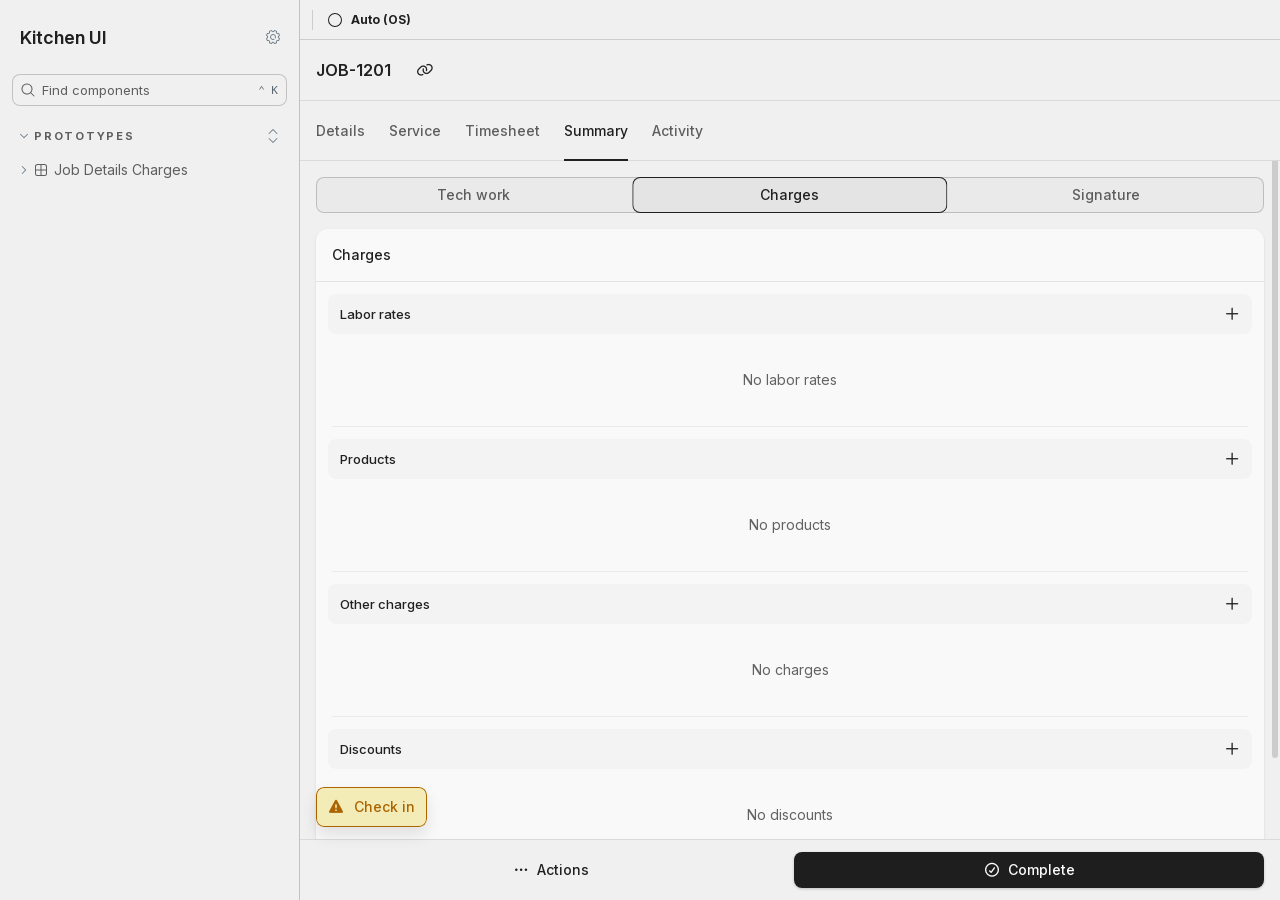
<file: job-details-charges/index.html>
<!DOCTYPE html>
<html lang="en">
  <head>
    <meta charset="utf-8" />

    <title>@storybook/core - Storybook</title>
    <meta name="viewport" content="width=device-width, initial-scale=1, maximum-scale=1" />

    
    <link rel="icon" type="image/svg+xml" href="./favicon.svg" />
    
    <style>
      @font-face {
        font-family: 'Nunito Sans';
        font-style: normal;
        font-weight: 400;
        font-display: swap;
        src: url('./sb-common-assets/nunito-sans-regular.woff2') format('woff2');
      }

      @font-face {
        font-family: 'Nunito Sans';
        font-style: italic;
        font-weight: 400;
        font-display: swap;
        src: url('./sb-common-assets/nunito-sans-italic.woff2') format('woff2');
      }

      @font-face {
        font-family: 'Nunito Sans';
        font-style: normal;
        font-weight: 700;
        font-display: swap;
        src: url('./sb-common-assets/nunito-sans-bold.woff2') format('woff2');
      }

      @font-face {
        font-family: 'Nunito Sans';
        font-style: italic;
        font-weight: 700;
        font-display: swap;
        src: url('./sb-common-assets/nunito-sans-bold-italic.woff2') format('woff2');
      }
    </style>

    <link href="./sb-manager/runtime.js" rel="modulepreload" />

    
    <link href="./sb-addons/storybook-core-core-server-presets-0/common-manager-bundle.js" rel="modulepreload" />
    
    <link href="./sb-addons/essentials-controls-1/manager-bundle.js" rel="modulepreload" />
    
    <link href="./sb-addons/essentials-actions-2/manager-bundle.js" rel="modulepreload" />
    
    <link href="./sb-addons/essentials-backgrounds-3/manager-bundle.js" rel="modulepreload" />
    
    <link href="./sb-addons/essentials-viewport-4/manager-bundle.js" rel="modulepreload" />
    
    <link href="./sb-addons/essentials-toolbars-5/manager-bundle.js" rel="modulepreload" />
    
    <link href="./sb-addons/essentials-measure-6/manager-bundle.js" rel="modulepreload" />
    
    <link href="./sb-addons/essentials-outline-7/manager-bundle.js" rel="modulepreload" />
    
    <link href="./sb-addons/docs-8/manager-bundle.js" rel="modulepreload" />
    
    <link href="./sb-addons/pseudo-states-9/manager-bundle.js" rel="modulepreload" />
    
    <link href="./sb-addons/storybook-10/manager-bundle.js" rel="modulepreload" />
      <!-- Manager-only additions: Inter for the outer UI + NavSidebar-look rows for
     the story tree. The manager cannot use the DS tokens (separate app), so
     the palettes are declared here as custom properties — light by default,
     dark under html[data-kitchen-theme="dark"], which manager.js sets while
     following the preview's theme toolbar (auto follows the OS). Each value
     is commented with the token it mirrors. Row geometry comes from
     NavSidebarItem.module.scss: 32px rows, radius 6, Medium 14/20,
     subtle → strong on hover, gray-a3/a4 fills. -->
<style>
  @font-face {
    font-family: "InterVariable";
    /* Relative (no leading slash) so the sidebar font resolves under a subpath
       too — GitHub Pages serves the build at /<repo>/. */
    src: url("fonts/InterVariable.woff2") format("woff2");
    font-weight: 100 900;
    font-display: swap;
  }

  :root {
    --kui-text-subtle: #0000009b; /* gray-a11 */
    --kui-text-strong: #202020; /* gray-12 */
    --kui-fill-hover: #0000000f; /* gray-a3 */
    --kui-fill-press: #00000017; /* gray-a4 */
    --kui-heading: #0000007c; /* gray-a10 */
    /* IconButton subtle (surface-interactive-* + shadow tokens) */
    --kui-btn-bg: #ffffff; /* surface-interactive-default = pure-white */
    --kui-btn-bg-hover: #e8e8e8; /* surface-interactive-hover = gray-4 */
    --kui-btn-bg-press: #e0e0e0; /* surface-interactive-press = gray-5 */
    --kui-btn-fg: #202020; /* gray-12 */
    --kui-btn-shadow: 0 1px 3px 0 rgba(0, 0, 0, 0.1); /* black-a2 */
    --kui-border: #00000031; /* gray-a7 */
  }
  html[data-kitchen-theme="dark"] {
    --kui-text-subtle: #ffffffaf; /* gray-a11 (dark) */
    --kui-text-strong: #eeeeee; /* gray-12 (dark) */
    --kui-fill-hover: #ffffff12; /* gray-a3 (dark) */
    --kui-fill-press: #ffffff1b; /* gray-a4 (dark) */
    --kui-heading: #ffffff72; /* gray-a10 (dark) */
    --kui-btn-bg: #484848; /* surface-interactive-default = gray-7 (dark) */
    --kui-btn-bg-hover: #3a3a3a; /* gray-6 (dark) */
    --kui-btn-bg-press: #313131; /* gray-5 (dark) */
    --kui-btn-fg: #eeeeee; /* gray-12 (dark) */
    --kui-btn-shadow: 0 1px 3px 0 rgba(0, 0, 0, 0.2); /* black-a4 (dark) */
    --kui-border: #ffffff3b; /* gray-a7 (dark) */
  }

  /* The search field's stroke is an inset ring (box-shadow), and the
     sidebar's right divider a border — BOTH ignore the theme's
     appBorderColor and keep Storybook's bluish default, so they are
     recolored here to gray-a7. The divider's element has no stable class;
     :has() finds the bordered ancestor of the story tree. */
  .search-field {
    box-shadow: inset 0 0 0 1px var(--kui-border) !important;
  }
  div:has(#storybook-explorer-tree) {
    border-right-color: var(--kui-border) !important;
  }

  /* Brand — "Kitchen UI". */
  .sidebar-header a[href="./"] {
    font-size: 18px;
    font-weight: 600;
  }

  /* The "Create a new story" button next to the search = the DS subtle
     IconButton (white fill, quiet shadow, gray-4/5 hover/press). The
     selector anchors on the stable .search-field class: the button is the
     search row's direct-child button. */
  div:has(> .search-field) > button,
  div:has(> .search-field) > div > button {
    background: var(--kui-btn-bg);
    color: var(--kui-btn-fg);
    border: none;
    border-radius: 6px; /* border-radius-1_5 */
    box-shadow: var(--kui-btn-shadow);
  }
  div:has(> .search-field) > button:hover,
  div:has(> .search-field) > div > button:hover {
    background: var(--kui-btn-bg-hover);
  }
  div:has(> .search-field) > button:active,
  div:has(> .search-field) > div > button:active {
    background: var(--kui-btn-bg-press);
  }
  div:has(> .search-field) > button svg,
  div:has(> .search-field) > div > button svg {
    color: var(--kui-btn-fg);
  }

  /* Story-tree rows = NavSidebarItem (desktop). */
  #storybook-explorer-tree .sidebar-item {
    height: 32px; /* size-8 */
    align-items: center;
    border-radius: 6px; /* border-radius-1_5 */
    padding-right: 10px; /* size-2_5 */
    margin-bottom: 2px; /* size-0_5 — the NavSidebar row gap */
    color: var(--kui-text-subtle);
    font-size: 14px;
    line-height: 20px; /* body-500-compact */
    font-weight: 500;
    font-feature-settings: "kern" on, "case" on, "liga" on, "calt" on, "ss01" on, "cv08" on;
  }
  #storybook-explorer-tree .sidebar-item:hover {
    background: var(--kui-fill-hover);
    color: var(--kui-text-strong);
  }
  #storybook-explorer-tree .sidebar-item:active {
    background: var(--kui-fill-press);
  }
  /* Selected = NavSidebar active: gray-a3 fill + strong text (the theme's
     colorSecondary would paint it as a solid block instead). */
  #storybook-explorer-tree .sidebar-item[data-selected="true"] {
    background: var(--kui-fill-hover) !important;
    color: var(--kui-text-strong) !important;
  }
  #storybook-explorer-tree .sidebar-item[data-selected="true"]:hover {
    background: var(--kui-fill-press) !important; /* active rows step up */
  }
  #storybook-explorer-tree .sidebar-item[data-selected="true"] svg {
    color: var(--kui-text-strong) !important;
  }

  /* Monochrome tree icons (folders/components/stories are colored by
     default; NavSidebar icons are neutral gray). */
  #storybook-explorer-tree .sidebar-item svg {
    color: var(--kui-text-subtle);
  }
  #storybook-explorer-tree .sidebar-item:hover svg {
    color: var(--kui-text-strong);
  }

  /* Section headings ("COMPONENTS", "FORMS", …) — quiet caption. */
  .sidebar-subheading {
    color: var(--kui-heading);
    font-weight: 500;
    letter-spacing: 0.02em;
  }
</style>
 

    <style>
      #storybook-root[hidden] {
        display: none !important;
      }
    </style>

    
  </head>
  <body>
    <div id="root"></div>

    
    <script>
      
        
          window['FEATURES'] = {
  "argTypeTargetsV7": true,
  "legacyDecoratorFileOrder": false,
  "disallowImplicitActionsInRenderV8": true
};
        
      
        
          window['REFS'] = {};
        
      
        
          window['LOGLEVEL'] = "info";
        
      
        
          window['DOCS_OPTIONS'] = {
  "defaultName": "Docs",
  "autodocs": "tag"
};
        
      
        
          window['CONFIG_TYPE'] = "PRODUCTION";
        
      
        
      
        
      
        
          window['TAGS_OPTIONS'] = {
  "dev-only": {
    "excludeFromDocsStories": true
  },
  "docs-only": {
    "excludeFromSidebar": true
  },
  "test-only": {
    "excludeFromSidebar": true,
    "excludeFromDocsStories": true
  }
};
        
      
        
          window['STORYBOOK_RENDERER'] = "react";
        
      
        
          window['STORYBOOK_BUILDER'] = "@storybook/builder-vite";
        
      
        
          window['STORYBOOK_FRAMEWORK'] = "@storybook/react-vite";
        
      
    </script>
    

    <script type="module">
      import './sb-manager/globals-runtime.js';
      
      
        import './sb-addons/storybook-core-core-server-presets-0/common-manager-bundle.js';
      
        import './sb-addons/essentials-controls-1/manager-bundle.js';
      
        import './sb-addons/essentials-actions-2/manager-bundle.js';
      
        import './sb-addons/essentials-backgrounds-3/manager-bundle.js';
      
        import './sb-addons/essentials-viewport-4/manager-bundle.js';
      
        import './sb-addons/essentials-toolbars-5/manager-bundle.js';
      
        import './sb-addons/essentials-measure-6/manager-bundle.js';
      
        import './sb-addons/essentials-outline-7/manager-bundle.js';
      
        import './sb-addons/docs-8/manager-bundle.js';
      
        import './sb-addons/pseudo-states-9/manager-bundle.js';
      
        import './sb-addons/storybook-10/manager-bundle.js';
      
      
      import './sb-manager/runtime.js';
    </script>
  </body>
</html>
</file>
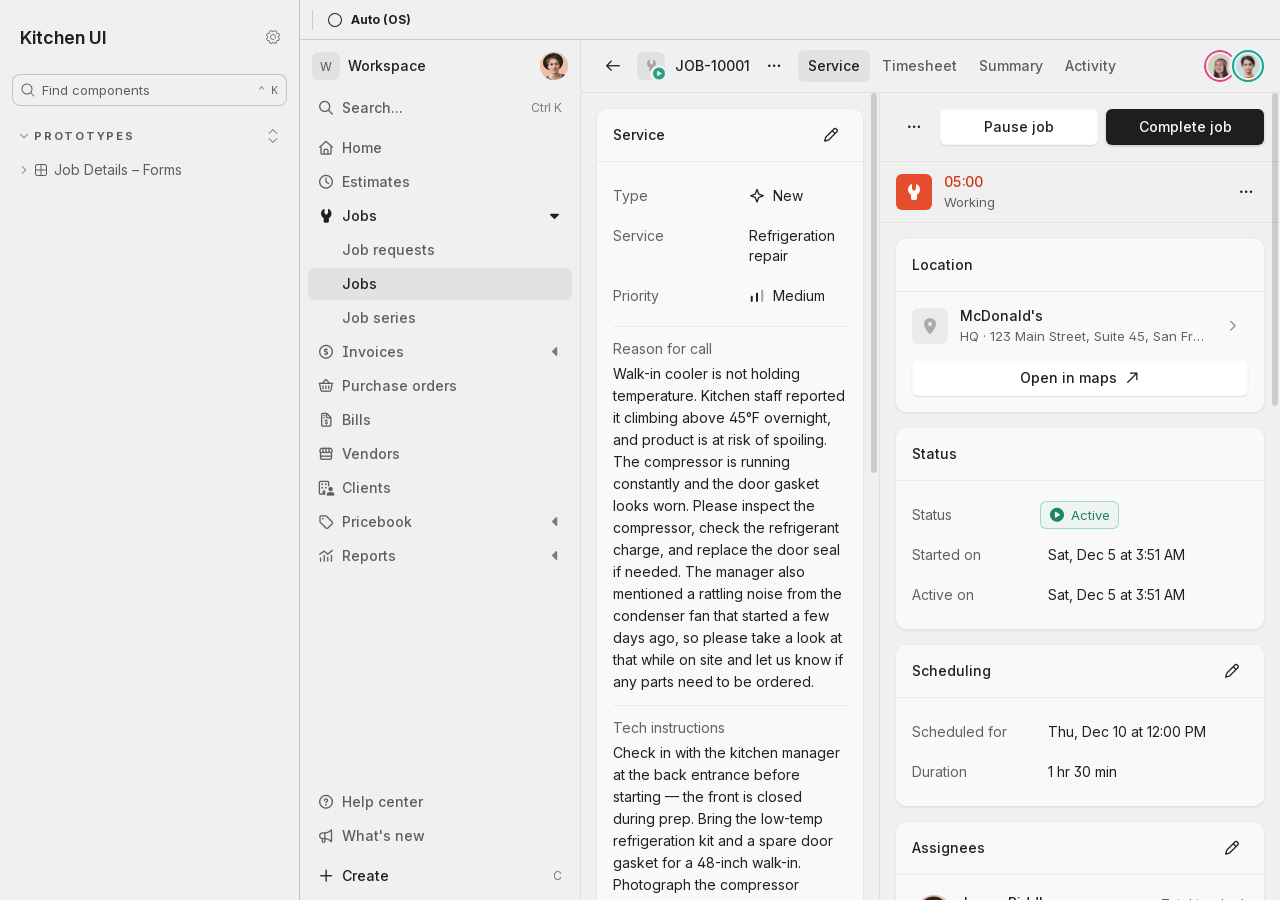
<file: job-details-forms/index.html>
<!DOCTYPE html>
<html lang="en">
  <head>
    <meta charset="utf-8" />

    <title>@storybook/core - Storybook</title>
    <meta name="viewport" content="width=device-width, initial-scale=1, maximum-scale=1" />

    
    <link rel="icon" type="image/svg+xml" href="./favicon.svg" />
    
    <style>
      @font-face {
        font-family: 'Nunito Sans';
        font-style: normal;
        font-weight: 400;
        font-display: swap;
        src: url('./sb-common-assets/nunito-sans-regular.woff2') format('woff2');
      }

      @font-face {
        font-family: 'Nunito Sans';
        font-style: italic;
        font-weight: 400;
        font-display: swap;
        src: url('./sb-common-assets/nunito-sans-italic.woff2') format('woff2');
      }

      @font-face {
        font-family: 'Nunito Sans';
        font-style: normal;
        font-weight: 700;
        font-display: swap;
        src: url('./sb-common-assets/nunito-sans-bold.woff2') format('woff2');
      }

      @font-face {
        font-family: 'Nunito Sans';
        font-style: italic;
        font-weight: 700;
        font-display: swap;
        src: url('./sb-common-assets/nunito-sans-bold-italic.woff2') format('woff2');
      }
    </style>

    <link href="./sb-manager/runtime.js" rel="modulepreload" />

    
    <link href="./sb-addons/storybook-core-core-server-presets-0/common-manager-bundle.js" rel="modulepreload" />
    
    <link href="./sb-addons/essentials-controls-1/manager-bundle.js" rel="modulepreload" />
    
    <link href="./sb-addons/essentials-actions-2/manager-bundle.js" rel="modulepreload" />
    
    <link href="./sb-addons/essentials-docs-3/manager-bundle.js" rel="modulepreload" />
    
    <link href="./sb-addons/essentials-backgrounds-4/manager-bundle.js" rel="modulepreload" />
    
    <link href="./sb-addons/essentials-viewport-5/manager-bundle.js" rel="modulepreload" />
    
    <link href="./sb-addons/essentials-toolbars-6/manager-bundle.js" rel="modulepreload" />
    
    <link href="./sb-addons/essentials-measure-7/manager-bundle.js" rel="modulepreload" />
    
    <link href="./sb-addons/essentials-outline-8/manager-bundle.js" rel="modulepreload" />
    
    <link href="./sb-addons/pseudo-states-9/manager-bundle.js" rel="modulepreload" />
    
    <link href="./sb-addons/storybook-10/manager-bundle.js" rel="modulepreload" />
      <!-- Manager-only additions: Inter for the outer UI + NavSidebar-look rows for
     the story tree. The manager cannot use the DS tokens (separate app), so
     the palettes are declared here as custom properties — light by default,
     dark under html[data-kitchen-theme="dark"], which manager.js sets while
     following the preview's theme toolbar (auto follows the OS). Each value
     is commented with the token it mirrors. Row geometry comes from
     NavSidebarItem.module.scss: 32px rows, radius 6, Medium 14/20,
     subtle → strong on hover, gray-a3/a4 fills. -->
<style>
  @font-face {
    font-family: "InterVariable";
    /* Relative (no leading slash) so the sidebar font resolves under a subpath
       too — GitHub Pages serves the build at /<repo>/. */
    src: url("fonts/InterVariable.woff2") format("woff2");
    font-weight: 100 900;
    font-display: swap;
  }

  :root {
    --kui-text-subtle: #0000009b; /* gray-a11 */
    --kui-text-strong: #202020; /* gray-12 */
    --kui-fill-hover: #0000000f; /* gray-a3 */
    --kui-fill-press: #00000017; /* gray-a4 */
    --kui-heading: #0000007c; /* gray-a10 */
    /* IconButton subtle (surface-interactive-* + shadow tokens) */
    --kui-btn-bg: #ffffff; /* surface-interactive-default = pure-white */
    --kui-btn-bg-hover: #e8e8e8; /* surface-interactive-hover = gray-4 */
    --kui-btn-bg-press: #e0e0e0; /* surface-interactive-press = gray-5 */
    --kui-btn-fg: #202020; /* gray-12 */
    --kui-btn-shadow: 0 1px 3px 0 rgba(0, 0, 0, 0.1); /* black-a2 */
    --kui-border: #00000031; /* gray-a7 */
  }
  html[data-kitchen-theme="dark"] {
    --kui-text-subtle: #ffffffaf; /* gray-a11 (dark) */
    --kui-text-strong: #eeeeee; /* gray-12 (dark) */
    --kui-fill-hover: #ffffff12; /* gray-a3 (dark) */
    --kui-fill-press: #ffffff1b; /* gray-a4 (dark) */
    --kui-heading: #ffffff72; /* gray-a10 (dark) */
    --kui-btn-bg: #484848; /* surface-interactive-default = gray-7 (dark) */
    --kui-btn-bg-hover: #3a3a3a; /* gray-6 (dark) */
    --kui-btn-bg-press: #313131; /* gray-5 (dark) */
    --kui-btn-fg: #eeeeee; /* gray-12 (dark) */
    --kui-btn-shadow: 0 1px 3px 0 rgba(0, 0, 0, 0.2); /* black-a4 (dark) */
    --kui-border: #ffffff3b; /* gray-a7 (dark) */
  }

  /* The search field's stroke is an inset ring (box-shadow), and the
     sidebar's right divider a border — BOTH ignore the theme's
     appBorderColor and keep Storybook's bluish default, so they are
     recolored here to gray-a7. The divider's element has no stable class;
     :has() finds the bordered ancestor of the story tree. */
  .search-field {
    box-shadow: inset 0 0 0 1px var(--kui-border) !important;
  }
  div:has(#storybook-explorer-tree) {
    border-right-color: var(--kui-border) !important;
  }

  /* Brand — "Kitchen UI". */
  .sidebar-header a[href="./"] {
    font-size: 18px;
    font-weight: 600;
  }

  /* The "Create a new story" button next to the search = the DS subtle
     IconButton (white fill, quiet shadow, gray-4/5 hover/press). The
     selector anchors on the stable .search-field class: the button is the
     search row's direct-child button. */
  div:has(> .search-field) > button,
  div:has(> .search-field) > div > button {
    background: var(--kui-btn-bg);
    color: var(--kui-btn-fg);
    border: none;
    border-radius: 6px; /* border-radius-1_5 */
    box-shadow: var(--kui-btn-shadow);
  }
  div:has(> .search-field) > button:hover,
  div:has(> .search-field) > div > button:hover {
    background: var(--kui-btn-bg-hover);
  }
  div:has(> .search-field) > button:active,
  div:has(> .search-field) > div > button:active {
    background: var(--kui-btn-bg-press);
  }
  div:has(> .search-field) > button svg,
  div:has(> .search-field) > div > button svg {
    color: var(--kui-btn-fg);
  }

  /* Story-tree rows = NavSidebarItem (desktop). */
  #storybook-explorer-tree .sidebar-item {
    height: 32px; /* size-8 */
    align-items: center;
    border-radius: 6px; /* border-radius-1_5 */
    padding-right: 10px; /* size-2_5 */
    margin-bottom: 2px; /* size-0_5 — the NavSidebar row gap */
    color: var(--kui-text-subtle);
    font-size: 14px;
    line-height: 20px; /* body-500-compact */
    font-weight: 500;
    font-feature-settings: "kern" on, "case" on, "liga" on, "calt" on, "ss01" on, "cv08" on;
  }
  #storybook-explorer-tree .sidebar-item:hover {
    background: var(--kui-fill-hover);
    color: var(--kui-text-strong);
  }
  #storybook-explorer-tree .sidebar-item:active {
    background: var(--kui-fill-press);
  }
  /* Selected = NavSidebar active: gray-a3 fill + strong text (the theme's
     colorSecondary would paint it as a solid block instead). */
  #storybook-explorer-tree .sidebar-item[data-selected="true"] {
    background: var(--kui-fill-hover) !important;
    color: var(--kui-text-strong) !important;
  }
  #storybook-explorer-tree .sidebar-item[data-selected="true"]:hover {
    background: var(--kui-fill-press) !important; /* active rows step up */
  }
  #storybook-explorer-tree .sidebar-item[data-selected="true"] svg {
    color: var(--kui-text-strong) !important;
  }

  /* Monochrome tree icons (folders/components/stories are colored by
     default; NavSidebar icons are neutral gray). */
  #storybook-explorer-tree .sidebar-item svg {
    color: var(--kui-text-subtle);
  }
  #storybook-explorer-tree .sidebar-item:hover svg {
    color: var(--kui-text-strong);
  }

  /* Section headings ("COMPONENTS", "FORMS", …) — quiet caption. */
  .sidebar-subheading {
    color: var(--kui-heading);
    font-weight: 500;
    letter-spacing: 0.02em;
  }
</style>
 

    <style>
      #storybook-root[hidden] {
        display: none !important;
      }
    </style>

    
  </head>
  <body>
    <div id="root"></div>

    
    <script>
      
        
          window['FEATURES'] = {
  "argTypeTargetsV7": true,
  "legacyDecoratorFileOrder": false,
  "disallowImplicitActionsInRenderV8": true
};
        
      
        
          window['REFS'] = {};
        
      
        
          window['LOGLEVEL'] = "info";
        
      
        
          window['DOCS_OPTIONS'] = {
  "defaultName": "Docs",
  "autodocs": "tag"
};
        
      
        
          window['CONFIG_TYPE'] = "PRODUCTION";
        
      
        
      
        
      
        
          window['TAGS_OPTIONS'] = {
  "dev-only": {
    "excludeFromDocsStories": true
  },
  "docs-only": {
    "excludeFromSidebar": true
  },
  "test-only": {
    "excludeFromSidebar": true,
    "excludeFromDocsStories": true
  }
};
        
      
        
          window['STORYBOOK_RENDERER'] = "react";
        
      
        
          window['STORYBOOK_BUILDER'] = "@storybook/builder-vite";
        
      
        
          window['STORYBOOK_FRAMEWORK'] = "@storybook/react-vite";
        
      
    </script>
    

    <script type="module">
      import './sb-manager/globals-runtime.js';
      
      
        import './sb-addons/storybook-core-core-server-presets-0/common-manager-bundle.js';
      
        import './sb-addons/essentials-controls-1/manager-bundle.js';
      
        import './sb-addons/essentials-actions-2/manager-bundle.js';
      
        import './sb-addons/essentials-docs-3/manager-bundle.js';
      
        import './sb-addons/essentials-backgrounds-4/manager-bundle.js';
      
        import './sb-addons/essentials-viewport-5/manager-bundle.js';
      
        import './sb-addons/essentials-toolbars-6/manager-bundle.js';
      
        import './sb-addons/essentials-measure-7/manager-bundle.js';
      
        import './sb-addons/essentials-outline-8/manager-bundle.js';
      
        import './sb-addons/pseudo-states-9/manager-bundle.js';
      
        import './sb-addons/storybook-10/manager-bundle.js';
      
      
      import './sb-manager/runtime.js';
    </script>
  </body>
</html>
</file>
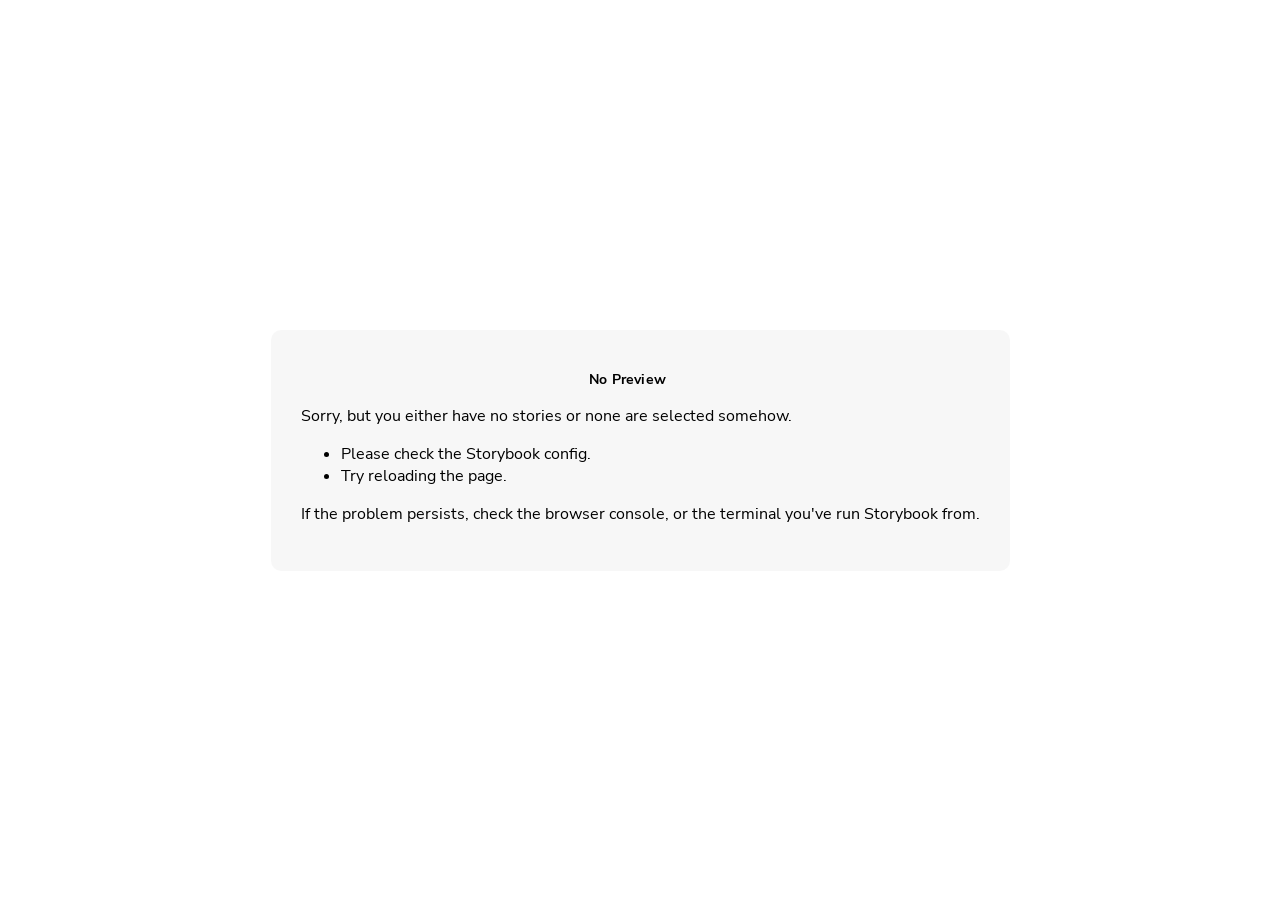
<file: job-details-charges/iframe.html>
<!doctype html>
<!--suppress HtmlUnknownTarget -->
<html lang="en">
  <head>
    <meta charset="utf-8" />
    <title>Storybook</title>
    <meta name="viewport" content="width=device-width, initial-scale=1" />

    <style>
      @font-face {
        font-family: 'Nunito Sans';
        font-style: normal;
        font-weight: 400;
        font-display: swap;
        src: url('./sb-common-assets/nunito-sans-regular.woff2') format('woff2');
      }

      @font-face {
        font-family: 'Nunito Sans';
        font-style: italic;
        font-weight: 400;
        font-display: swap;
        src: url('./sb-common-assets/nunito-sans-italic.woff2') format('woff2');
      }

      @font-face {
        font-family: 'Nunito Sans';
        font-style: normal;
        font-weight: 700;
        font-display: swap;
        src: url('./sb-common-assets/nunito-sans-bold.woff2') format('woff2');
      }

      @font-face {
        font-family: 'Nunito Sans';
        font-style: italic;
        font-weight: 700;
        font-display: swap;
        src: url('./sb-common-assets/nunito-sans-bold-italic.woff2') format('woff2');
      }
    </style>

    <script>
      window.CONFIG_TYPE = 'PRODUCTION';
      window.LOGLEVEL = 'info';
      window.FRAMEWORK_OPTIONS = {};
      window.CHANNEL_OPTIONS = {};
      window.FEATURES = {"argTypeTargetsV7":true,"legacyDecoratorFileOrder":false,"disallowImplicitActionsInRenderV8":true};
      window.STORIES = [{"titlePrefix":"","directory":"./src/prototypes/JobDetailsCharges","files":"**/*.stories.@(ts|tsx)","importPathMatcher":"^\\.[\\\\/](?:src\\/prototypes\\/JobDetailsCharges(?:\\/(?!\\.)(?:(?:(?!(?:^|\\/)\\.).)*?)\\/|\\/|$)(?!\\.)(?=.)[^/]*?\\.stories\\.(ts|tsx))$"}];
      window.DOCS_OPTIONS = {"defaultName":"Docs","autodocs":"tag"};
      window.TAGS_OPTIONS = {"dev-only":{"excludeFromDocsStories":true},"docs-only":{"excludeFromSidebar":true},"test-only":{"excludeFromSidebar":true,"excludeFromDocsStories":true}};

      

      // We do this so that "module && module.hot" etc. in Storybook source code
      // doesn't fail (it will simply be disabled)
      window.module = undefined;
      window.global = window;
    </script>
    <base target="_parent" />

<style>
  /* While we aren't showing the main block yet, but still preparing, we want everything the user
     has rendered, which may or may not be in #storybook-root, to be display none */
  .sb-show-preparing-story:not(.sb-show-main) > :not(.sb-preparing-story) {
    display: none;
  }

  .sb-show-preparing-docs:not(.sb-show-main) > :not(.sb-preparing-docs) {
    display: none;
  }

  /* Hide our own blocks when we aren't supposed to be showing them */
  :not(.sb-show-preparing-story) > .sb-preparing-story,
  :not(.sb-show-preparing-docs) > .sb-preparing-docs,
  :not(.sb-show-nopreview) > .sb-nopreview,
  :not(.sb-show-errordisplay) > .sb-errordisplay {
    display: none;
  }

  .sb-show-main.sb-main-centered {
    margin: 0;
    display: flex;
    align-items: center;
    min-height: 100vh;
  }

  .sb-show-main.sb-main-centered #storybook-root {
    box-sizing: border-box;
    margin: auto;
    padding: 1rem;
    max-height: 100%;
    /* Hack for centering correctly in IE11 */
  }

  /* Vertical centering fix for IE11 */
  @media screen and (-ms-high-contrast: none), (-ms-high-contrast: active) {
    .sb-show-main.sb-main-centered:after {
      content: '';
      min-height: inherit;
      font-size: 0;
    }
  }

  .sb-show-main.sb-main-fullscreen {
    margin: 0;
    padding: 0;
    display: block;
  }

  .sb-show-main.sb-main-padded {
    margin: 0;
    padding: 1rem;
    display: block;
    box-sizing: border-box;
  }

  .sb-wrapper {
    position: fixed;
    top: 0;
    bottom: 0;
    left: 0;
    right: 0;
    box-sizing: border-box;

    padding: 40px;
    font-family:
      'Nunito Sans',
      -apple-system,
      '.SFNSText-Regular',
      'San Francisco',
      BlinkMacSystemFont,
      'Segoe UI',
      'Helvetica Neue',
      Helvetica,
      Arial,
      sans-serif;
    -webkit-font-smoothing: antialiased;
    overflow: auto;
  }

  @media (max-width: 700px) {
    .sb-wrapper {
      padding: 20px;
    }
  }

  @media (max-width: 500px) {
    .sb-wrapper {
      padding: 10px;
    }
  }

  .sb-heading {
    font-size: 14px;
    font-weight: 600;
    letter-spacing: 0.2px;
    margin: 10px 0;
    padding-right: 25px;
  }

  .sb-nopreview {
    display: flex;
    align-content: center;
    justify-content: center;
    box-sizing: border-box;
  }

  .sb-nopreview_main {
    margin: auto;
    padding: 30px;
    border-radius: 10px;
    background: rgba(0, 0, 0, 0.03);
  }

  .sb-nopreview_heading {
    text-align: center;
  }

  .sb-errordisplay {
    background: #f6f9fc;
    color: black;
    z-index: 999999;
    width: 100vw;
    min-height: 100vh;
    box-sizing: border-box;

    & ol {
      padding-left: 18px;
      margin: 0;
    }

    & h1 {
      font-family: Nunito Sans;
      font-size: 22px;
      font-weight: 400;
      line-height: 30px;
      font-weight: normal;
      margin: 0;

      &::before {
        content: '';
        display: inline-block;
        width: 12px;
        height: 12px;
        background: #ff4400;
        border-radius: 50%;
        margin-right: 8px;
      }
    }

    & p,
    & ol {
      font-family: Nunito Sans;
      font-size: 14px;
      font-weight: 400;
      line-height: 19px;
      margin: 0;
    }

    & li + li {
      margin: 0;
      padding: 0;
      padding-top: 12px;
    }

    & a {
      color: currentColor;
    }
  }

  .sb-errordisplay_main {
    margin: auto;
    padding: 24px;
    display: flex;
    box-sizing: border-box;

    flex-direction: column;
    min-height: 100%;
    width: 100%;
    border-radius: 6px;
    background: white;
    border: 1px solid #ff0000;
    box-shadow: 0 0 64px rgba(0, 0, 0, 0.1);
    gap: 24px;
  }

  .sb-errordisplay_code {
    padding: 10px;
    flex: 1;
    background: #242424;
    color: #c6c6c6;
    box-sizing: border-box;

    font-size: 14px;
    font-weight: 400;
    line-height: 19px;
    border-radius: 4px;

    font-family: 'Operator Mono', 'Fira Code Retina', 'Fira Code', 'FiraCode-Retina', 'Andale Mono',
      'Lucida Console', Consolas, Monaco, monospace;
    margin: 0;
    overflow: auto;
  }

  .sb-errordisplay pre {
    white-space: pre-wrap;
    white-space: revert;
  }

  @-webkit-keyframes sb-rotate360 {
    from {
      transform: rotate(0deg);
    }

    to {
      transform: rotate(360deg);
    }
  }

  @keyframes sb-rotate360 {
    from {
      transform: rotate(0deg);
    }

    to {
      transform: rotate(360deg);
    }
  }

  @-webkit-keyframes sb-glow {
    0%,
    100% {
      opacity: 1;
    }

    50% {
      opacity: 0.4;
    }
  }

  @keyframes sb-glow {
    0%,
    100% {
      opacity: 1;
    }

    50% {
      opacity: 0.4;
    }
  }

  /* We display the preparing loaders *over* the rendering story */
  .sb-preparing-story,
  .sb-preparing-docs {
    background-color: white;
    /* Maximum possible z-index. It would be better to use stacking contexts to ensure it's always
    on top, but this isn't possible as it would require making CSS changes that could affect user code */
    z-index: 2147483647;
  }

  .sb-loader {
    -webkit-animation: sb-rotate360 0.7s linear infinite;
    animation: sb-rotate360 0.7s linear infinite;
    border-color: rgba(97, 97, 97, 0.29);
    border-radius: 50%;
    border-style: solid;
    border-top-color: #646464;
    border-width: 2px;
    display: inline-block;
    height: 32px;
    left: 50%;
    margin-left: -16px;
    margin-top: -16px;
    mix-blend-mode: difference;
    overflow: hidden;
    position: absolute;
    top: 50%;
    transition: all 200ms ease-out;
    vertical-align: top;
    width: 32px;
    z-index: 4;
  }

  .sb-previewBlock {
    background: #fff;
    border: 1px solid rgba(0, 0, 0, 0.1);
    border-radius: 4px;
    box-shadow: rgba(0, 0, 0, 0.1) 0 1px 3px 0;
    margin: 25px auto 40px;
    max-width: 600px;
  }

  .sb-previewBlock_header {
    align-items: center;
    box-shadow: rgba(0, 0, 0, 0.1) 0 -1px 0 0 inset;
    display: flex;
    gap: 14px;
    height: 40px;
    padding: 0 12px;
  }

  .sb-previewBlock_icon {
    -webkit-animation: sb-glow 1.5s ease-in-out infinite;
    animation: sb-glow 1.5s ease-in-out infinite;
    background: #e6e6e6;
    height: 14px;
    width: 14px;
  }

  .sb-previewBlock_icon:last-child {
    margin-left: auto;
  }

  .sb-previewBlock_body {
    -webkit-animation: sb-glow 1.5s ease-in-out infinite;
    animation: sb-glow 1.5s ease-in-out infinite;
    height: 182px;
    position: relative;
  }

  .sb-argstableBlock {
    border-collapse: collapse;
    border-spacing: 0;
    font-size: 13px;
    line-height: 20px;
    margin: 25px auto 40px;
    max-width: 600px;
    text-align: left;
    width: 100%;
  }

  .sb-argstableBlock th:first-of-type,
  .sb-argstableBlock td:first-of-type {
    padding-left: 20px;
  }

  .sb-argstableBlock th:nth-of-type(2),
  .sb-argstableBlock td:nth-of-type(2) {
    width: 35%;
  }

  .sb-argstableBlock th:nth-of-type(3),
  .sb-argstableBlock td:nth-of-type(3) {
    width: 15%;
  }

  .sb-argstableBlock th:last-of-type,
  .sb-argstableBlock td:last-of-type {
    width: 25%;
    padding-right: 20px;
  }

  .sb-argstableBlock th span,
  .sb-argstableBlock td span {
    -webkit-animation: sb-glow 1.5s ease-in-out infinite;
    animation: sb-glow 1.5s ease-in-out infinite;
    background-color: rgba(0, 0, 0, 0.1);
    border-radius: 0;
    box-shadow: none;
    color: transparent;
  }

  .sb-argstableBlock th {
    padding: 10px 15px;
  }

  .sb-argstableBlock-body {
    border-radius: 4px;
    box-shadow:
      rgba(0, 0, 0, 0.1) 0 1px 3px 1px,
      rgba(0, 0, 0, 0.065) 0 0 0 1px;
  }

  .sb-argstableBlock-body tr {
    background: transparent;
    overflow: hidden;
  }

  .sb-argstableBlock-body tr:not(:first-child) {
    border-top: 1px solid #e6e6e6;
  }

  .sb-argstableBlock-body tr:first-child td:first-child {
    border-top-left-radius: 4px;
  }

  .sb-argstableBlock-body tr:first-child td:last-child {
    border-top-right-radius: 4px;
  }

  .sb-argstableBlock-body tr:last-child td:first-child {
    border-bottom-left-radius: 4px;
  }

  .sb-argstableBlock-body tr:last-child td:last-child {
    border-bottom-right-radius: 4px;
  }

  .sb-argstableBlock-body td {
    background: #fff;
    padding-bottom: 10px;
    padding-top: 10px;
    vertical-align: top;
  }

  .sb-argstableBlock-body td:not(:first-of-type) {
    padding-left: 15px;
    padding-right: 15px;
  }

  .sb-argstableBlock-body button {
    -webkit-animation: sb-glow 1.5s ease-in-out infinite;
    animation: sb-glow 1.5s ease-in-out infinite;
    background-color: rgba(0, 0, 0, 0.1);
    border: 0;
    border-radius: 0;
    box-shadow: none;
    color: transparent;
    display: inline;
    font-size: 12px;
    line-height: 1;
    padding: 10px 16px;
  }

  .sb-argstableBlock-summary {
    margin-top: 4px;
  }

  .sb-argstableBlock-code {
    margin-right: 4px;
    margin-bottom: 4px;
    padding: 2px 5px;
  }
</style>

<script>
  /* globals window */
  /* eslint-disable no-underscore-dangle */
  try {
    if (window.top !== window) {
      window.__REACT_DEVTOOLS_GLOBAL_HOOK__ = window.top.__REACT_DEVTOOLS_GLOBAL_HOOK__;
      window.__VUE_DEVTOOLS_GLOBAL_HOOK__ = window.top.__VUE_DEVTOOLS_GLOBAL_HOOK__;
      window.top.__VUE_DEVTOOLS_CONTEXT__ = window.document;
    }
  } catch (e) {
    // eslint-disable-next-line no-console
    console.warn('unable to connect to top frame for connecting dev tools');
  }
</script>
<!-- Injected into every story page (iframe.html). Lets an iOS "Add to Home
     Screen" bookmark open full-screen (standalone) for real-device testing. -->
<!-- Relative (no leading slash) so it resolves under a subpath too — GitHub
     Pages serves the static build at /<repo>/, where /manifest… would 404. -->
<link rel="manifest" href="manifest.webmanifest" />
<meta name="apple-mobile-web-app-capable" content="yes" />
<meta name="mobile-web-app-capable" content="yes" />
<!-- black-translucent = the page draws BEHIND the status bar, so a drawer scrim
     covers the status-bar area too. -->
<meta name="apple-mobile-web-app-status-bar-style" content="black-translucent" />
<meta name="apple-mobile-web-app-title" content="Kitchen UI" />
<script>
  // ROOT-CAUSE FIX (2026-07-18): Storybook's iframe.html hardcodes its OWN
  // `<meta name=viewport content="width=device-width, initial-scale=1">` (no
  // viewport-fit=cover) before this file. TWO viewport metas make iOS ignore
  // `viewport-fit=cover` → no safe area, content can't reach behind the home
  // indicator. This is why the drawers never went behind it (and why MOBILE.md's
  // "confirmed unfixable" was wrong). Remove EVERY viewport meta and install a
  // single one (with cover + interactive-widget for the keyboard). Runs
  // synchronously during head parse; re-adding forces iOS to recompute.
  //   maximum-scale=1: stops iOS auto-zoom when an input focuses.
  //   interactive-widget=resizes-content: the keyboard shrinks the LAYOUT
  //   viewport so the fixed drawer scrim ends at the keyboard top (iOS 17.4+;
  //   falls back to resizes-visual + the Popover rAF footer-lift on older).
  (function () {
    var metas = document.querySelectorAll('meta[name="viewport"]');
    for (var i = 0; i < metas.length; i++) metas[i].parentNode.removeChild(metas[i]);
    var m = document.createElement("meta");
    m.name = "viewport";
    m.content = "width=device-width, initial-scale=1, maximum-scale=1, viewport-fit=cover, interactive-widget=resizes-content";
    document.head.appendChild(m);
  })();
</script>

    <script type="module" crossorigin src="./assets/iframe-N6JYvGRf.js"></script>
  </head>

  <body>
    <div class="sb-preparing-story sb-wrapper">
  <div class="sb-loader"></div>
</div>

<div class="sb-preparing-docs sb-wrapper">
  <div class="sb-previewBlock">
    <div class="sb-previewBlock_header">
      <div class="sb-previewBlock_icon"></div>
      <div class="sb-previewBlock_icon"></div>
      <div class="sb-previewBlock_icon"></div>
      <div class="sb-previewBlock_icon"></div>
    </div>
    <div class="sb-previewBlock_body">
      <div class="sb-loader"></div>
    </div>
  </div>
  <table aria-hidden="true" class="sb-argstableBlock">
    <thead class="sb-argstableBlock-head">
      <tr>
        <th><span>Name</span></th>
        <th><span>Description</span></th>
        <th><span>Default</span></th>
        <th><span>Control </span></th>
      </tr>
    </thead>
    <tbody class="sb-argstableBlock-body">
      <tr>
        <td><span>propertyName</span><span title="Required">*</span></td>
        <td>
          <div><span>This is a short description</span></div>
          <div class="sb-argstableBlock-summary">
            <div><span class="sb-argstableBlock-code">summary</span></div>
          </div>
        </td>
        <td>
          <div><span class="sb-argstableBlock-code">defaultValue</span></div>
        </td>
        <td><button>Set string</button></td>
      </tr>
      <tr>
        <td><span>propertyName</span><span>*</span></td>
        <td>
          <div><span>This is a short description</span></div>
          <div class="sb-argstableBlock-summary">
            <div><span class="sb-argstableBlock-code">summary</span></div>
          </div>
        </td>
        <td>
          <div><span class="sb-argstableBlock-code">defaultValue</span></div>
        </td>
        <td><button>Set string</button></td>
      </tr>
      <tr>
        <td><span>propertyName</span><span>*</span></td>
        <td>
          <div><span>This is a short description</span></div>
          <div class="sb-argstableBlock-summary">
            <div><span class="sb-argstableBlock-code">summary</span></div>
          </div>
        </td>
        <td>
          <div><span class="sb-argstableBlock-code">defaultValue</span></div>
        </td>
        <td><button>Set string</button></td>
      </tr>
    </tbody>
  </table>
</div>

<div class="sb-nopreview sb-wrapper">
  <div class="sb-nopreview_main">
    <h1 class="sb-nopreview_heading sb-heading">No Preview</h1>
    <p>Sorry, but you either have no stories or none are selected somehow.</p>
    <ul>
      <li>Please check the Storybook config.</li>
      <li>Try reloading the page.</li>
    </ul>
    <p>
      If the problem persists, check the browser console, or the terminal you've run Storybook from.
    </p>
  </div>
</div>

<div class="sb-errordisplay sb-wrapper">
  <div class="sb-errordisplay_main">
    <h1 id="error-message"></h1>
    <p>
      The component failed to render properly, likely due to a configuration issue in Storybook.
      Here are some common causes and how you can address them:
    </p>
    <ol>
      <li>
        <strong>Missing Context/Providers</strong>: You can use decorators to supply specific
        contexts or providers, which are sometimes necessary for components to render correctly. For
        detailed instructions on using decorators, please visit the
        <a href="https://storybook.js.org/docs/writing-stories/decorators"
          >Decorators documentation</a
        >.
      </li>
      <li>
        <strong>Misconfigured Webpack or Vite</strong>: Verify that Storybook picks up all necessary
        settings for loaders, plugins, and other relevant parameters. You can find step-by-step
        guides for configuring
        <a href="https://storybook.js.org/docs/builders/webpack">Webpack</a> or
        <a href="https://storybook.js.org/docs/builders/vite">Vite</a>
        with Storybook.
      </li>
      <li>
        <strong>Missing Environment Variables</strong>: Your Storybook may require specific
        environment variables to function as intended. You can set up custom environment variables
        as outlined in the
        <a href="https://storybook.js.org/docs/configure/environment-variables"
          >Environment Variables documentation</a
        >.
      </li>
    </ol>
    <pre class="sb-errordisplay_code"><code id="error-stack"></code></pre>
  </div>
</div>

    <div id="storybook-root"></div>
    <div id="storybook-docs"></div>
    <script>
      // eslint-disable-next-line no-underscore-dangle, @typescript-eslint/naming-convention
      function __onViteAppLoadingError(event) {
        const hostname = globalThis.location.hostname;
        if (hostname !== 'localhost' && globalThis.CONFIG_TYPE === 'DEVELOPMENT') {
          const message = `Failed to load the Storybook preview file 'vite-app.js':

It looks like you're visiting the Storybook development server on another hostname than localhost: '${hostname}', but you haven't configured the necessary security features to support this.
Please re-run your Storybook development server with the '--host ${hostname}' flag, or manually configure your Vite allowedHosts configuration with viteFinal.

See:`;
          const docs = [
            'https://storybook.js.org/docs/api/cli-options#dev',
            'https://storybook.js.org/docs/api/main-config/main-config-vite-final',
            'https://vite.dev/config/server-options.html#server-allowedhosts',
          ];
          console.error(`${message}\n${docs.map((doc) => `- ${doc}`).join('\n')}`);

          document.getElementById('storybook-root').innerHTML =
            `<p style="color: red; max-width: 70ch">${message.replaceAll(
              '\n',
              '<br/>'
            )}<ul>${docs.map((doc) => `<li><a href='${doc}' target='_blank'>${doc}</a></li>`).join('')}<ul></p>`;
          return;
        }
      }
    </script>
  </body>
</html>
</file>
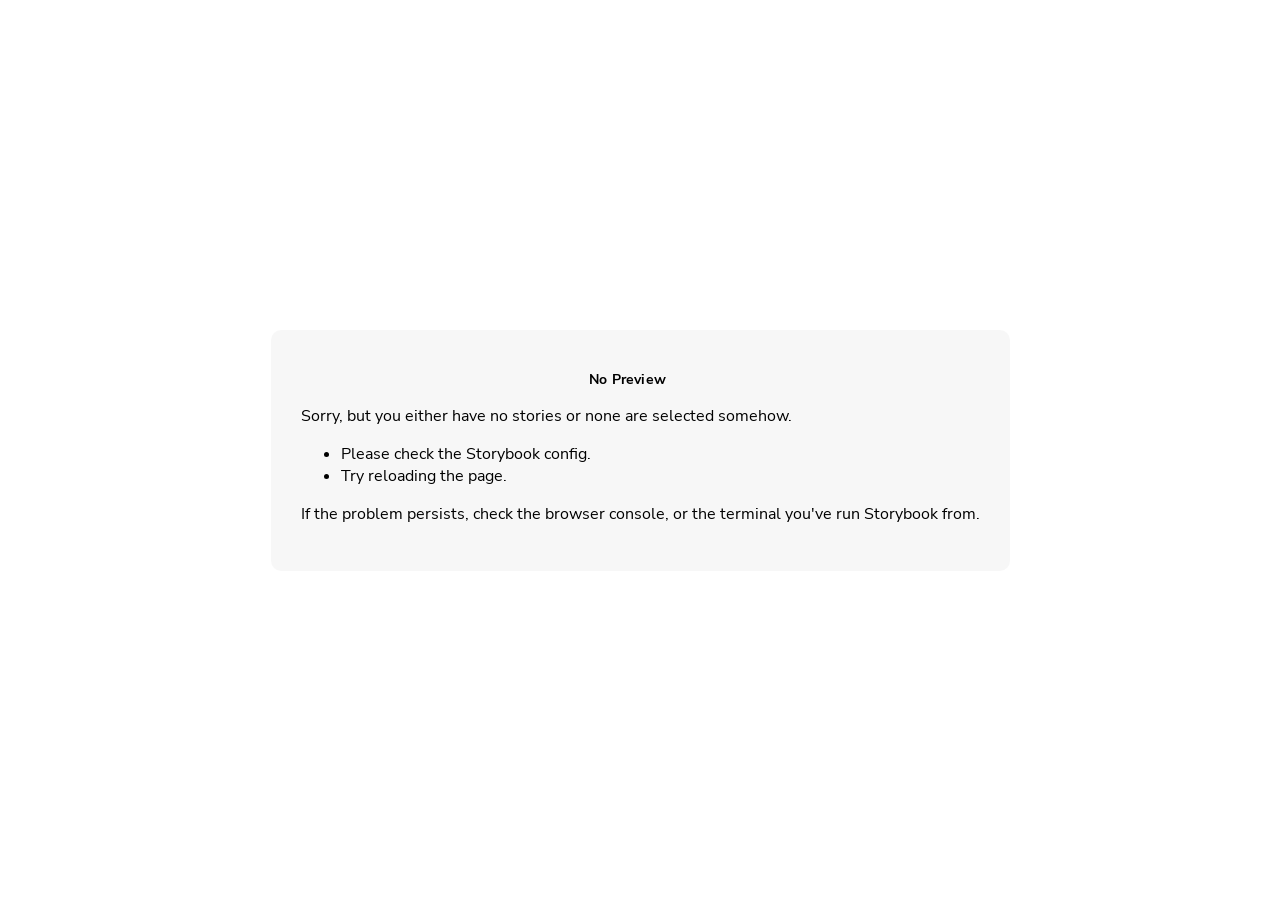
<file: job-details-forms/iframe.html>
<!doctype html>
<!--suppress HtmlUnknownTarget -->
<html lang="en">
  <head>
    <meta charset="utf-8" />
    <title>Storybook</title>
    <meta name="viewport" content="width=device-width, initial-scale=1" />

    <style>
      @font-face {
        font-family: 'Nunito Sans';
        font-style: normal;
        font-weight: 400;
        font-display: swap;
        src: url('./sb-common-assets/nunito-sans-regular.woff2') format('woff2');
      }

      @font-face {
        font-family: 'Nunito Sans';
        font-style: italic;
        font-weight: 400;
        font-display: swap;
        src: url('./sb-common-assets/nunito-sans-italic.woff2') format('woff2');
      }

      @font-face {
        font-family: 'Nunito Sans';
        font-style: normal;
        font-weight: 700;
        font-display: swap;
        src: url('./sb-common-assets/nunito-sans-bold.woff2') format('woff2');
      }

      @font-face {
        font-family: 'Nunito Sans';
        font-style: italic;
        font-weight: 700;
        font-display: swap;
        src: url('./sb-common-assets/nunito-sans-bold-italic.woff2') format('woff2');
      }
    </style>

    <script>
      window.CONFIG_TYPE = 'PRODUCTION';
      window.LOGLEVEL = 'info';
      window.FRAMEWORK_OPTIONS = {};
      window.CHANNEL_OPTIONS = {};
      window.FEATURES = {"argTypeTargetsV7":true,"legacyDecoratorFileOrder":false,"disallowImplicitActionsInRenderV8":true};
      window.STORIES = [{"titlePrefix":"","directory":"./src/prototypes/JobDetailsForms","files":"**/*.stories.@(ts|tsx)","importPathMatcher":"^\\.[\\\\/](?:src\\/prototypes\\/JobDetailsForms(?:\\/(?!\\.)(?:(?:(?!(?:^|\\/)\\.).)*?)\\/|\\/|$)(?!\\.)(?=.)[^/]*?\\.stories\\.(ts|tsx))$"}];
      window.DOCS_OPTIONS = {"defaultName":"Docs","autodocs":"tag"};
      window.TAGS_OPTIONS = {"dev-only":{"excludeFromDocsStories":true},"docs-only":{"excludeFromSidebar":true},"test-only":{"excludeFromSidebar":true,"excludeFromDocsStories":true}};

      

      // We do this so that "module && module.hot" etc. in Storybook source code
      // doesn't fail (it will simply be disabled)
      window.module = undefined;
      window.global = window;
    </script>
    <base target="_parent" />

<style>
  /* While we aren't showing the main block yet, but still preparing, we want everything the user
     has rendered, which may or may not be in #storybook-root, to be display none */
  .sb-show-preparing-story:not(.sb-show-main) > :not(.sb-preparing-story) {
    display: none;
  }

  .sb-show-preparing-docs:not(.sb-show-main) > :not(.sb-preparing-docs) {
    display: none;
  }

  /* Hide our own blocks when we aren't supposed to be showing them */
  :not(.sb-show-preparing-story) > .sb-preparing-story,
  :not(.sb-show-preparing-docs) > .sb-preparing-docs,
  :not(.sb-show-nopreview) > .sb-nopreview,
  :not(.sb-show-errordisplay) > .sb-errordisplay {
    display: none;
  }

  .sb-show-main.sb-main-centered {
    margin: 0;
    display: flex;
    align-items: center;
    min-height: 100vh;
  }

  .sb-show-main.sb-main-centered #storybook-root {
    box-sizing: border-box;
    margin: auto;
    padding: 1rem;
    max-height: 100%;
    /* Hack for centering correctly in IE11 */
  }

  /* Vertical centering fix for IE11 */
  @media screen and (-ms-high-contrast: none), (-ms-high-contrast: active) {
    .sb-show-main.sb-main-centered:after {
      content: '';
      min-height: inherit;
      font-size: 0;
    }
  }

  .sb-show-main.sb-main-fullscreen {
    margin: 0;
    padding: 0;
    display: block;
  }

  .sb-show-main.sb-main-padded {
    margin: 0;
    padding: 1rem;
    display: block;
    box-sizing: border-box;
  }

  .sb-wrapper {
    position: fixed;
    top: 0;
    bottom: 0;
    left: 0;
    right: 0;
    box-sizing: border-box;

    padding: 40px;
    font-family:
      'Nunito Sans',
      -apple-system,
      '.SFNSText-Regular',
      'San Francisco',
      BlinkMacSystemFont,
      'Segoe UI',
      'Helvetica Neue',
      Helvetica,
      Arial,
      sans-serif;
    -webkit-font-smoothing: antialiased;
    overflow: auto;
  }

  @media (max-width: 700px) {
    .sb-wrapper {
      padding: 20px;
    }
  }

  @media (max-width: 500px) {
    .sb-wrapper {
      padding: 10px;
    }
  }

  .sb-heading {
    font-size: 14px;
    font-weight: 600;
    letter-spacing: 0.2px;
    margin: 10px 0;
    padding-right: 25px;
  }

  .sb-nopreview {
    display: flex;
    align-content: center;
    justify-content: center;
    box-sizing: border-box;
  }

  .sb-nopreview_main {
    margin: auto;
    padding: 30px;
    border-radius: 10px;
    background: rgba(0, 0, 0, 0.03);
  }

  .sb-nopreview_heading {
    text-align: center;
  }

  .sb-errordisplay {
    background: #f6f9fc;
    color: black;
    z-index: 999999;
    width: 100vw;
    min-height: 100vh;
    box-sizing: border-box;

    & ol {
      padding-left: 18px;
      margin: 0;
    }

    & h1 {
      font-family: Nunito Sans;
      font-size: 22px;
      font-weight: 400;
      line-height: 30px;
      font-weight: normal;
      margin: 0;

      &::before {
        content: '';
        display: inline-block;
        width: 12px;
        height: 12px;
        background: #ff4400;
        border-radius: 50%;
        margin-right: 8px;
      }
    }

    & p,
    & ol {
      font-family: Nunito Sans;
      font-size: 14px;
      font-weight: 400;
      line-height: 19px;
      margin: 0;
    }

    & li + li {
      margin: 0;
      padding: 0;
      padding-top: 12px;
    }

    & a {
      color: currentColor;
    }
  }

  .sb-errordisplay_main {
    margin: auto;
    padding: 24px;
    display: flex;
    box-sizing: border-box;

    flex-direction: column;
    min-height: 100%;
    width: 100%;
    border-radius: 6px;
    background: white;
    border: 1px solid #ff0000;
    box-shadow: 0 0 64px rgba(0, 0, 0, 0.1);
    gap: 24px;
  }

  .sb-errordisplay_code {
    padding: 10px;
    flex: 1;
    background: #242424;
    color: #c6c6c6;
    box-sizing: border-box;

    font-size: 14px;
    font-weight: 400;
    line-height: 19px;
    border-radius: 4px;

    font-family: 'Operator Mono', 'Fira Code Retina', 'Fira Code', 'FiraCode-Retina', 'Andale Mono',
      'Lucida Console', Consolas, Monaco, monospace;
    margin: 0;
    overflow: auto;
  }

  .sb-errordisplay pre {
    white-space: pre-wrap;
    white-space: revert;
  }

  @-webkit-keyframes sb-rotate360 {
    from {
      transform: rotate(0deg);
    }

    to {
      transform: rotate(360deg);
    }
  }

  @keyframes sb-rotate360 {
    from {
      transform: rotate(0deg);
    }

    to {
      transform: rotate(360deg);
    }
  }

  @-webkit-keyframes sb-glow {
    0%,
    100% {
      opacity: 1;
    }

    50% {
      opacity: 0.4;
    }
  }

  @keyframes sb-glow {
    0%,
    100% {
      opacity: 1;
    }

    50% {
      opacity: 0.4;
    }
  }

  /* We display the preparing loaders *over* the rendering story */
  .sb-preparing-story,
  .sb-preparing-docs {
    background-color: white;
    /* Maximum possible z-index. It would be better to use stacking contexts to ensure it's always
    on top, but this isn't possible as it would require making CSS changes that could affect user code */
    z-index: 2147483647;
  }

  .sb-loader {
    -webkit-animation: sb-rotate360 0.7s linear infinite;
    animation: sb-rotate360 0.7s linear infinite;
    border-color: rgba(97, 97, 97, 0.29);
    border-radius: 50%;
    border-style: solid;
    border-top-color: #646464;
    border-width: 2px;
    display: inline-block;
    height: 32px;
    left: 50%;
    margin-left: -16px;
    margin-top: -16px;
    mix-blend-mode: difference;
    overflow: hidden;
    position: absolute;
    top: 50%;
    transition: all 200ms ease-out;
    vertical-align: top;
    width: 32px;
    z-index: 4;
  }

  .sb-previewBlock {
    background: #fff;
    border: 1px solid rgba(0, 0, 0, 0.1);
    border-radius: 4px;
    box-shadow: rgba(0, 0, 0, 0.1) 0 1px 3px 0;
    margin: 25px auto 40px;
    max-width: 600px;
  }

  .sb-previewBlock_header {
    align-items: center;
    box-shadow: rgba(0, 0, 0, 0.1) 0 -1px 0 0 inset;
    display: flex;
    gap: 14px;
    height: 40px;
    padding: 0 12px;
  }

  .sb-previewBlock_icon {
    -webkit-animation: sb-glow 1.5s ease-in-out infinite;
    animation: sb-glow 1.5s ease-in-out infinite;
    background: #e6e6e6;
    height: 14px;
    width: 14px;
  }

  .sb-previewBlock_icon:last-child {
    margin-left: auto;
  }

  .sb-previewBlock_body {
    -webkit-animation: sb-glow 1.5s ease-in-out infinite;
    animation: sb-glow 1.5s ease-in-out infinite;
    height: 182px;
    position: relative;
  }

  .sb-argstableBlock {
    border-collapse: collapse;
    border-spacing: 0;
    font-size: 13px;
    line-height: 20px;
    margin: 25px auto 40px;
    max-width: 600px;
    text-align: left;
    width: 100%;
  }

  .sb-argstableBlock th:first-of-type,
  .sb-argstableBlock td:first-of-type {
    padding-left: 20px;
  }

  .sb-argstableBlock th:nth-of-type(2),
  .sb-argstableBlock td:nth-of-type(2) {
    width: 35%;
  }

  .sb-argstableBlock th:nth-of-type(3),
  .sb-argstableBlock td:nth-of-type(3) {
    width: 15%;
  }

  .sb-argstableBlock th:last-of-type,
  .sb-argstableBlock td:last-of-type {
    width: 25%;
    padding-right: 20px;
  }

  .sb-argstableBlock th span,
  .sb-argstableBlock td span {
    -webkit-animation: sb-glow 1.5s ease-in-out infinite;
    animation: sb-glow 1.5s ease-in-out infinite;
    background-color: rgba(0, 0, 0, 0.1);
    border-radius: 0;
    box-shadow: none;
    color: transparent;
  }

  .sb-argstableBlock th {
    padding: 10px 15px;
  }

  .sb-argstableBlock-body {
    border-radius: 4px;
    box-shadow:
      rgba(0, 0, 0, 0.1) 0 1px 3px 1px,
      rgba(0, 0, 0, 0.065) 0 0 0 1px;
  }

  .sb-argstableBlock-body tr {
    background: transparent;
    overflow: hidden;
  }

  .sb-argstableBlock-body tr:not(:first-child) {
    border-top: 1px solid #e6e6e6;
  }

  .sb-argstableBlock-body tr:first-child td:first-child {
    border-top-left-radius: 4px;
  }

  .sb-argstableBlock-body tr:first-child td:last-child {
    border-top-right-radius: 4px;
  }

  .sb-argstableBlock-body tr:last-child td:first-child {
    border-bottom-left-radius: 4px;
  }

  .sb-argstableBlock-body tr:last-child td:last-child {
    border-bottom-right-radius: 4px;
  }

  .sb-argstableBlock-body td {
    background: #fff;
    padding-bottom: 10px;
    padding-top: 10px;
    vertical-align: top;
  }

  .sb-argstableBlock-body td:not(:first-of-type) {
    padding-left: 15px;
    padding-right: 15px;
  }

  .sb-argstableBlock-body button {
    -webkit-animation: sb-glow 1.5s ease-in-out infinite;
    animation: sb-glow 1.5s ease-in-out infinite;
    background-color: rgba(0, 0, 0, 0.1);
    border: 0;
    border-radius: 0;
    box-shadow: none;
    color: transparent;
    display: inline;
    font-size: 12px;
    line-height: 1;
    padding: 10px 16px;
  }

  .sb-argstableBlock-summary {
    margin-top: 4px;
  }

  .sb-argstableBlock-code {
    margin-right: 4px;
    margin-bottom: 4px;
    padding: 2px 5px;
  }
</style>

<script>
  /* globals window */
  /* eslint-disable no-underscore-dangle */
  try {
    if (window.top !== window) {
      window.__REACT_DEVTOOLS_GLOBAL_HOOK__ = window.top.__REACT_DEVTOOLS_GLOBAL_HOOK__;
      window.__VUE_DEVTOOLS_GLOBAL_HOOK__ = window.top.__VUE_DEVTOOLS_GLOBAL_HOOK__;
      window.top.__VUE_DEVTOOLS_CONTEXT__ = window.document;
    }
  } catch (e) {
    // eslint-disable-next-line no-console
    console.warn('unable to connect to top frame for connecting dev tools');
  }
</script>
<!-- Injected into every story page (iframe.html). Lets an iOS "Add to Home
     Screen" bookmark open full-screen (standalone) for real-device testing. -->
<!-- Relative (no leading slash) so it resolves under a subpath too — GitHub
     Pages serves the static build at /<repo>/, where /manifest… would 404. -->
<link rel="manifest" href="manifest.webmanifest" />
<meta name="apple-mobile-web-app-capable" content="yes" />
<meta name="mobile-web-app-capable" content="yes" />
<!-- black-translucent = the page draws BEHIND the status bar, so a drawer scrim
     covers the status-bar area too. -->
<meta name="apple-mobile-web-app-status-bar-style" content="black-translucent" />
<meta name="apple-mobile-web-app-title" content="Kitchen UI" />
<script>
  // ROOT-CAUSE FIX (2026-07-18): Storybook's iframe.html hardcodes its OWN
  // `<meta name=viewport content="width=device-width, initial-scale=1">` (no
  // viewport-fit=cover) before this file. TWO viewport metas make iOS ignore
  // `viewport-fit=cover` → no safe area, content can't reach behind the home
  // indicator. This is why the drawers never went behind it (and why MOBILE.md's
  // "confirmed unfixable" was wrong). Remove EVERY viewport meta and install a
  // single one (with cover + interactive-widget for the keyboard). Runs
  // synchronously during head parse; re-adding forces iOS to recompute.
  //   maximum-scale=1: stops iOS auto-zoom when an input focuses.
  //   interactive-widget=resizes-content: the keyboard shrinks the LAYOUT
  //   viewport so the fixed drawer scrim ends at the keyboard top (iOS 17.4+;
  //   falls back to resizes-visual + the Popover rAF footer-lift on older).
  (function () {
    var metas = document.querySelectorAll('meta[name="viewport"]');
    for (var i = 0; i < metas.length; i++) metas[i].parentNode.removeChild(metas[i]);
    var m = document.createElement("meta");
    m.name = "viewport";
    m.content = "width=device-width, initial-scale=1, maximum-scale=1, viewport-fit=cover, interactive-widget=resizes-content";
    document.head.appendChild(m);
  })();
</script>

    <script type="module" crossorigin src="./assets/iframe-C5oushVi.js"></script>
  </head>

  <body>
    <div class="sb-preparing-story sb-wrapper">
  <div class="sb-loader"></div>
</div>

<div class="sb-preparing-docs sb-wrapper">
  <div class="sb-previewBlock">
    <div class="sb-previewBlock_header">
      <div class="sb-previewBlock_icon"></div>
      <div class="sb-previewBlock_icon"></div>
      <div class="sb-previewBlock_icon"></div>
      <div class="sb-previewBlock_icon"></div>
    </div>
    <div class="sb-previewBlock_body">
      <div class="sb-loader"></div>
    </div>
  </div>
  <table aria-hidden="true" class="sb-argstableBlock">
    <thead class="sb-argstableBlock-head">
      <tr>
        <th><span>Name</span></th>
        <th><span>Description</span></th>
        <th><span>Default</span></th>
        <th><span>Control </span></th>
      </tr>
    </thead>
    <tbody class="sb-argstableBlock-body">
      <tr>
        <td><span>propertyName</span><span title="Required">*</span></td>
        <td>
          <div><span>This is a short description</span></div>
          <div class="sb-argstableBlock-summary">
            <div><span class="sb-argstableBlock-code">summary</span></div>
          </div>
        </td>
        <td>
          <div><span class="sb-argstableBlock-code">defaultValue</span></div>
        </td>
        <td><button>Set string</button></td>
      </tr>
      <tr>
        <td><span>propertyName</span><span>*</span></td>
        <td>
          <div><span>This is a short description</span></div>
          <div class="sb-argstableBlock-summary">
            <div><span class="sb-argstableBlock-code">summary</span></div>
          </div>
        </td>
        <td>
          <div><span class="sb-argstableBlock-code">defaultValue</span></div>
        </td>
        <td><button>Set string</button></td>
      </tr>
      <tr>
        <td><span>propertyName</span><span>*</span></td>
        <td>
          <div><span>This is a short description</span></div>
          <div class="sb-argstableBlock-summary">
            <div><span class="sb-argstableBlock-code">summary</span></div>
          </div>
        </td>
        <td>
          <div><span class="sb-argstableBlock-code">defaultValue</span></div>
        </td>
        <td><button>Set string</button></td>
      </tr>
    </tbody>
  </table>
</div>

<div class="sb-nopreview sb-wrapper">
  <div class="sb-nopreview_main">
    <h1 class="sb-nopreview_heading sb-heading">No Preview</h1>
    <p>Sorry, but you either have no stories or none are selected somehow.</p>
    <ul>
      <li>Please check the Storybook config.</li>
      <li>Try reloading the page.</li>
    </ul>
    <p>
      If the problem persists, check the browser console, or the terminal you've run Storybook from.
    </p>
  </div>
</div>

<div class="sb-errordisplay sb-wrapper">
  <div class="sb-errordisplay_main">
    <h1 id="error-message"></h1>
    <p>
      The component failed to render properly, likely due to a configuration issue in Storybook.
      Here are some common causes and how you can address them:
    </p>
    <ol>
      <li>
        <strong>Missing Context/Providers</strong>: You can use decorators to supply specific
        contexts or providers, which are sometimes necessary for components to render correctly. For
        detailed instructions on using decorators, please visit the
        <a href="https://storybook.js.org/docs/writing-stories/decorators"
          >Decorators documentation</a
        >.
      </li>
      <li>
        <strong>Misconfigured Webpack or Vite</strong>: Verify that Storybook picks up all necessary
        settings for loaders, plugins, and other relevant parameters. You can find step-by-step
        guides for configuring
        <a href="https://storybook.js.org/docs/builders/webpack">Webpack</a> or
        <a href="https://storybook.js.org/docs/builders/vite">Vite</a>
        with Storybook.
      </li>
      <li>
        <strong>Missing Environment Variables</strong>: Your Storybook may require specific
        environment variables to function as intended. You can set up custom environment variables
        as outlined in the
        <a href="https://storybook.js.org/docs/configure/environment-variables"
          >Environment Variables documentation</a
        >.
      </li>
    </ol>
    <pre class="sb-errordisplay_code"><code id="error-stack"></code></pre>
  </div>
</div>

    <div id="storybook-root"></div>
    <div id="storybook-docs"></div>
    <script>
      // eslint-disable-next-line no-underscore-dangle, @typescript-eslint/naming-convention
      function __onViteAppLoadingError(event) {
        const hostname = globalThis.location.hostname;
        if (hostname !== 'localhost' && globalThis.CONFIG_TYPE === 'DEVELOPMENT') {
          const message = `Failed to load the Storybook preview file 'vite-app.js':

It looks like you're visiting the Storybook development server on another hostname than localhost: '${hostname}', but you haven't configured the necessary security features to support this.
Please re-run your Storybook development server with the '--host ${hostname}' flag, or manually configure your Vite allowedHosts configuration with viteFinal.

See:`;
          const docs = [
            'https://storybook.js.org/docs/api/cli-options#dev',
            'https://storybook.js.org/docs/api/main-config/main-config-vite-final',
            'https://vite.dev/config/server-options.html#server-allowedhosts',
          ];
          console.error(`${message}\n${docs.map((doc) => `- ${doc}`).join('\n')}`);

          document.getElementById('storybook-root').innerHTML =
            `<p style="color: red; max-width: 70ch">${message.replaceAll(
              '\n',
              '<br/>'
            )}<ul>${docs.map((doc) => `<li><a href='${doc}' target='_blank'>${doc}</a></li>`).join('')}<ul></p>`;
          return;
        }
      }
    </script>
  </body>
</html>
</file>
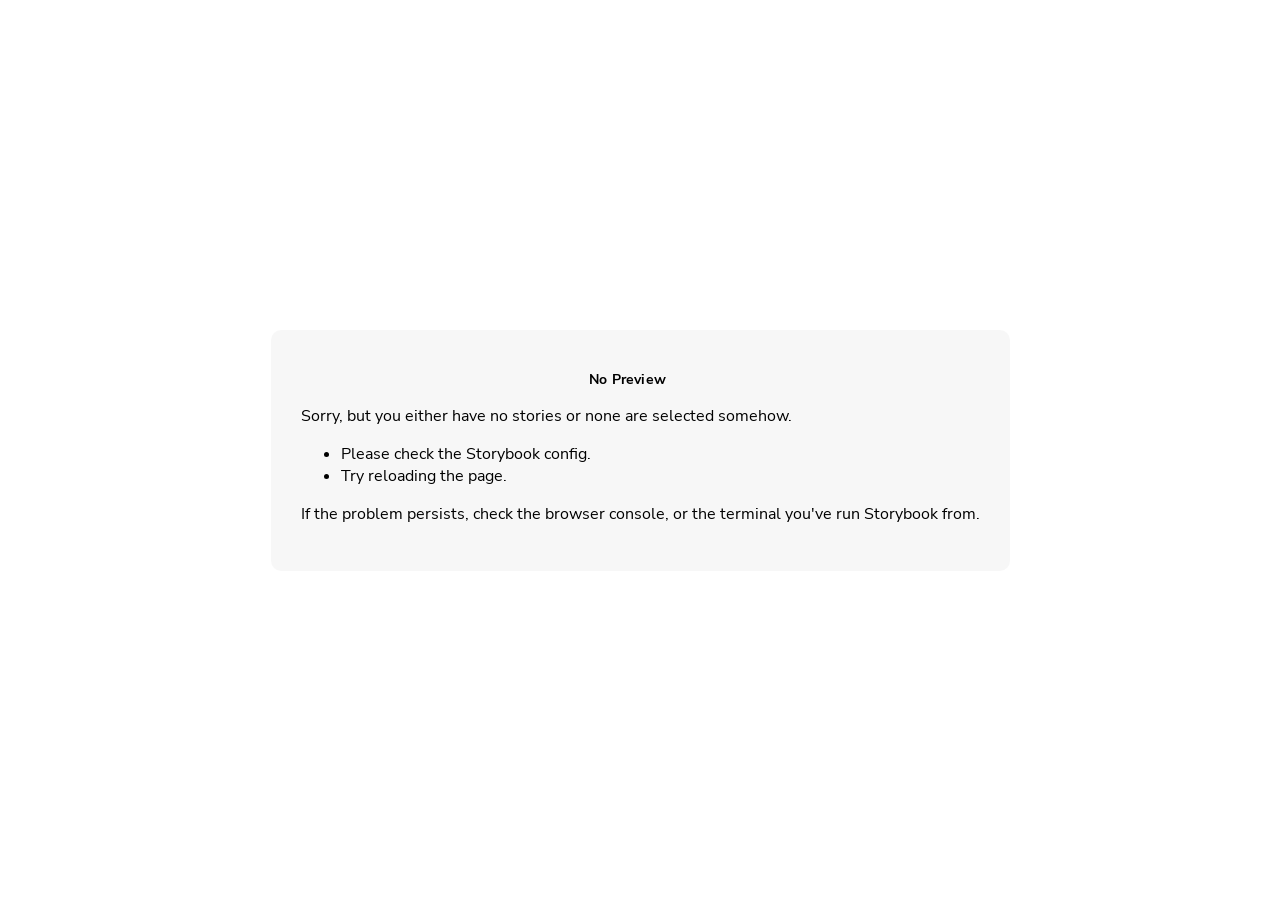
<file: job-details-line-items/iframe.html>
<!doctype html>
<!--suppress HtmlUnknownTarget -->
<html lang="en">
  <head>
    <meta charset="utf-8" />
    <title>Storybook</title>
    <meta name="viewport" content="width=device-width, initial-scale=1" />

    <style>
      @font-face {
        font-family: 'Nunito Sans';
        font-style: normal;
        font-weight: 400;
        font-display: swap;
        src: url('./sb-common-assets/nunito-sans-regular.woff2') format('woff2');
      }

      @font-face {
        font-family: 'Nunito Sans';
        font-style: italic;
        font-weight: 400;
        font-display: swap;
        src: url('./sb-common-assets/nunito-sans-italic.woff2') format('woff2');
      }

      @font-face {
        font-family: 'Nunito Sans';
        font-style: normal;
        font-weight: 700;
        font-display: swap;
        src: url('./sb-common-assets/nunito-sans-bold.woff2') format('woff2');
      }

      @font-face {
        font-family: 'Nunito Sans';
        font-style: italic;
        font-weight: 700;
        font-display: swap;
        src: url('./sb-common-assets/nunito-sans-bold-italic.woff2') format('woff2');
      }
    </style>

    <script>
      window.CONFIG_TYPE = 'PRODUCTION';
      window.LOGLEVEL = 'info';
      window.FRAMEWORK_OPTIONS = {};
      window.CHANNEL_OPTIONS = {};
      window.FEATURES = {"argTypeTargetsV7":true,"legacyDecoratorFileOrder":false,"disallowImplicitActionsInRenderV8":true};
      window.STORIES = [{"titlePrefix":"","directory":"./src/prototypes/JobDetailsLineItems","files":"**/*.stories.@(ts|tsx)","importPathMatcher":"^\\.[\\\\/](?:src\\/prototypes\\/JobDetailsLineItems(?:\\/(?!\\.)(?:(?:(?!(?:^|\\/)\\.).)*?)\\/|\\/|$)(?!\\.)(?=.)[^/]*?\\.stories\\.(ts|tsx))$"}];
      window.DOCS_OPTIONS = {"defaultName":"Docs","autodocs":"tag"};
      window.TAGS_OPTIONS = {"dev-only":{"excludeFromDocsStories":true},"docs-only":{"excludeFromSidebar":true},"test-only":{"excludeFromSidebar":true,"excludeFromDocsStories":true}};

      

      // We do this so that "module && module.hot" etc. in Storybook source code
      // doesn't fail (it will simply be disabled)
      window.module = undefined;
      window.global = window;
    </script>
    <base target="_parent" />

<style>
  /* While we aren't showing the main block yet, but still preparing, we want everything the user
     has rendered, which may or may not be in #storybook-root, to be display none */
  .sb-show-preparing-story:not(.sb-show-main) > :not(.sb-preparing-story) {
    display: none;
  }

  .sb-show-preparing-docs:not(.sb-show-main) > :not(.sb-preparing-docs) {
    display: none;
  }

  /* Hide our own blocks when we aren't supposed to be showing them */
  :not(.sb-show-preparing-story) > .sb-preparing-story,
  :not(.sb-show-preparing-docs) > .sb-preparing-docs,
  :not(.sb-show-nopreview) > .sb-nopreview,
  :not(.sb-show-errordisplay) > .sb-errordisplay {
    display: none;
  }

  .sb-show-main.sb-main-centered {
    margin: 0;
    display: flex;
    align-items: center;
    min-height: 100vh;
  }

  .sb-show-main.sb-main-centered #storybook-root {
    box-sizing: border-box;
    margin: auto;
    padding: 1rem;
    max-height: 100%;
    /* Hack for centering correctly in IE11 */
  }

  /* Vertical centering fix for IE11 */
  @media screen and (-ms-high-contrast: none), (-ms-high-contrast: active) {
    .sb-show-main.sb-main-centered:after {
      content: '';
      min-height: inherit;
      font-size: 0;
    }
  }

  .sb-show-main.sb-main-fullscreen {
    margin: 0;
    padding: 0;
    display: block;
  }

  .sb-show-main.sb-main-padded {
    margin: 0;
    padding: 1rem;
    display: block;
    box-sizing: border-box;
  }

  .sb-wrapper {
    position: fixed;
    top: 0;
    bottom: 0;
    left: 0;
    right: 0;
    box-sizing: border-box;

    padding: 40px;
    font-family:
      'Nunito Sans',
      -apple-system,
      '.SFNSText-Regular',
      'San Francisco',
      BlinkMacSystemFont,
      'Segoe UI',
      'Helvetica Neue',
      Helvetica,
      Arial,
      sans-serif;
    -webkit-font-smoothing: antialiased;
    overflow: auto;
  }

  @media (max-width: 700px) {
    .sb-wrapper {
      padding: 20px;
    }
  }

  @media (max-width: 500px) {
    .sb-wrapper {
      padding: 10px;
    }
  }

  .sb-heading {
    font-size: 14px;
    font-weight: 600;
    letter-spacing: 0.2px;
    margin: 10px 0;
    padding-right: 25px;
  }

  .sb-nopreview {
    display: flex;
    align-content: center;
    justify-content: center;
    box-sizing: border-box;
  }

  .sb-nopreview_main {
    margin: auto;
    padding: 30px;
    border-radius: 10px;
    background: rgba(0, 0, 0, 0.03);
  }

  .sb-nopreview_heading {
    text-align: center;
  }

  .sb-errordisplay {
    background: #f6f9fc;
    color: black;
    z-index: 999999;
    width: 100vw;
    min-height: 100vh;
    box-sizing: border-box;

    & ol {
      padding-left: 18px;
      margin: 0;
    }

    & h1 {
      font-family: Nunito Sans;
      font-size: 22px;
      font-weight: 400;
      line-height: 30px;
      font-weight: normal;
      margin: 0;

      &::before {
        content: '';
        display: inline-block;
        width: 12px;
        height: 12px;
        background: #ff4400;
        border-radius: 50%;
        margin-right: 8px;
      }
    }

    & p,
    & ol {
      font-family: Nunito Sans;
      font-size: 14px;
      font-weight: 400;
      line-height: 19px;
      margin: 0;
    }

    & li + li {
      margin: 0;
      padding: 0;
      padding-top: 12px;
    }

    & a {
      color: currentColor;
    }
  }

  .sb-errordisplay_main {
    margin: auto;
    padding: 24px;
    display: flex;
    box-sizing: border-box;

    flex-direction: column;
    min-height: 100%;
    width: 100%;
    border-radius: 6px;
    background: white;
    border: 1px solid #ff0000;
    box-shadow: 0 0 64px rgba(0, 0, 0, 0.1);
    gap: 24px;
  }

  .sb-errordisplay_code {
    padding: 10px;
    flex: 1;
    background: #242424;
    color: #c6c6c6;
    box-sizing: border-box;

    font-size: 14px;
    font-weight: 400;
    line-height: 19px;
    border-radius: 4px;

    font-family: 'Operator Mono', 'Fira Code Retina', 'Fira Code', 'FiraCode-Retina', 'Andale Mono',
      'Lucida Console', Consolas, Monaco, monospace;
    margin: 0;
    overflow: auto;
  }

  .sb-errordisplay pre {
    white-space: pre-wrap;
    white-space: revert;
  }

  @-webkit-keyframes sb-rotate360 {
    from {
      transform: rotate(0deg);
    }

    to {
      transform: rotate(360deg);
    }
  }

  @keyframes sb-rotate360 {
    from {
      transform: rotate(0deg);
    }

    to {
      transform: rotate(360deg);
    }
  }

  @-webkit-keyframes sb-glow {
    0%,
    100% {
      opacity: 1;
    }

    50% {
      opacity: 0.4;
    }
  }

  @keyframes sb-glow {
    0%,
    100% {
      opacity: 1;
    }

    50% {
      opacity: 0.4;
    }
  }

  /* We display the preparing loaders *over* the rendering story */
  .sb-preparing-story,
  .sb-preparing-docs {
    background-color: white;
    /* Maximum possible z-index. It would be better to use stacking contexts to ensure it's always
    on top, but this isn't possible as it would require making CSS changes that could affect user code */
    z-index: 2147483647;
  }

  .sb-loader {
    -webkit-animation: sb-rotate360 0.7s linear infinite;
    animation: sb-rotate360 0.7s linear infinite;
    border-color: rgba(97, 97, 97, 0.29);
    border-radius: 50%;
    border-style: solid;
    border-top-color: #646464;
    border-width: 2px;
    display: inline-block;
    height: 32px;
    left: 50%;
    margin-left: -16px;
    margin-top: -16px;
    mix-blend-mode: difference;
    overflow: hidden;
    position: absolute;
    top: 50%;
    transition: all 200ms ease-out;
    vertical-align: top;
    width: 32px;
    z-index: 4;
  }

  .sb-previewBlock {
    background: #fff;
    border: 1px solid rgba(0, 0, 0, 0.1);
    border-radius: 4px;
    box-shadow: rgba(0, 0, 0, 0.1) 0 1px 3px 0;
    margin: 25px auto 40px;
    max-width: 600px;
  }

  .sb-previewBlock_header {
    align-items: center;
    box-shadow: rgba(0, 0, 0, 0.1) 0 -1px 0 0 inset;
    display: flex;
    gap: 14px;
    height: 40px;
    padding: 0 12px;
  }

  .sb-previewBlock_icon {
    -webkit-animation: sb-glow 1.5s ease-in-out infinite;
    animation: sb-glow 1.5s ease-in-out infinite;
    background: #e6e6e6;
    height: 14px;
    width: 14px;
  }

  .sb-previewBlock_icon:last-child {
    margin-left: auto;
  }

  .sb-previewBlock_body {
    -webkit-animation: sb-glow 1.5s ease-in-out infinite;
    animation: sb-glow 1.5s ease-in-out infinite;
    height: 182px;
    position: relative;
  }

  .sb-argstableBlock {
    border-collapse: collapse;
    border-spacing: 0;
    font-size: 13px;
    line-height: 20px;
    margin: 25px auto 40px;
    max-width: 600px;
    text-align: left;
    width: 100%;
  }

  .sb-argstableBlock th:first-of-type,
  .sb-argstableBlock td:first-of-type {
    padding-left: 20px;
  }

  .sb-argstableBlock th:nth-of-type(2),
  .sb-argstableBlock td:nth-of-type(2) {
    width: 35%;
  }

  .sb-argstableBlock th:nth-of-type(3),
  .sb-argstableBlock td:nth-of-type(3) {
    width: 15%;
  }

  .sb-argstableBlock th:last-of-type,
  .sb-argstableBlock td:last-of-type {
    width: 25%;
    padding-right: 20px;
  }

  .sb-argstableBlock th span,
  .sb-argstableBlock td span {
    -webkit-animation: sb-glow 1.5s ease-in-out infinite;
    animation: sb-glow 1.5s ease-in-out infinite;
    background-color: rgba(0, 0, 0, 0.1);
    border-radius: 0;
    box-shadow: none;
    color: transparent;
  }

  .sb-argstableBlock th {
    padding: 10px 15px;
  }

  .sb-argstableBlock-body {
    border-radius: 4px;
    box-shadow:
      rgba(0, 0, 0, 0.1) 0 1px 3px 1px,
      rgba(0, 0, 0, 0.065) 0 0 0 1px;
  }

  .sb-argstableBlock-body tr {
    background: transparent;
    overflow: hidden;
  }

  .sb-argstableBlock-body tr:not(:first-child) {
    border-top: 1px solid #e6e6e6;
  }

  .sb-argstableBlock-body tr:first-child td:first-child {
    border-top-left-radius: 4px;
  }

  .sb-argstableBlock-body tr:first-child td:last-child {
    border-top-right-radius: 4px;
  }

  .sb-argstableBlock-body tr:last-child td:first-child {
    border-bottom-left-radius: 4px;
  }

  .sb-argstableBlock-body tr:last-child td:last-child {
    border-bottom-right-radius: 4px;
  }

  .sb-argstableBlock-body td {
    background: #fff;
    padding-bottom: 10px;
    padding-top: 10px;
    vertical-align: top;
  }

  .sb-argstableBlock-body td:not(:first-of-type) {
    padding-left: 15px;
    padding-right: 15px;
  }

  .sb-argstableBlock-body button {
    -webkit-animation: sb-glow 1.5s ease-in-out infinite;
    animation: sb-glow 1.5s ease-in-out infinite;
    background-color: rgba(0, 0, 0, 0.1);
    border: 0;
    border-radius: 0;
    box-shadow: none;
    color: transparent;
    display: inline;
    font-size: 12px;
    line-height: 1;
    padding: 10px 16px;
  }

  .sb-argstableBlock-summary {
    margin-top: 4px;
  }

  .sb-argstableBlock-code {
    margin-right: 4px;
    margin-bottom: 4px;
    padding: 2px 5px;
  }
</style>

<script>
  /* globals window */
  /* eslint-disable no-underscore-dangle */
  try {
    if (window.top !== window) {
      window.__REACT_DEVTOOLS_GLOBAL_HOOK__ = window.top.__REACT_DEVTOOLS_GLOBAL_HOOK__;
      window.__VUE_DEVTOOLS_GLOBAL_HOOK__ = window.top.__VUE_DEVTOOLS_GLOBAL_HOOK__;
      window.top.__VUE_DEVTOOLS_CONTEXT__ = window.document;
    }
  } catch (e) {
    // eslint-disable-next-line no-console
    console.warn('unable to connect to top frame for connecting dev tools');
  }
</script>
<!-- Injected into every story page (iframe.html). Lets an iOS "Add to Home
     Screen" bookmark open full-screen (standalone) for real-device testing. -->
<!-- Relative (no leading slash) so it resolves under a subpath too — GitHub
     Pages serves the static build at /<repo>/, where /manifest… would 404. -->
<link rel="manifest" href="manifest.webmanifest" />
<meta name="apple-mobile-web-app-capable" content="yes" />
<meta name="mobile-web-app-capable" content="yes" />
<!-- black-translucent = the page draws BEHIND the status bar, so a drawer scrim
     covers the status-bar area too. -->
<meta name="apple-mobile-web-app-status-bar-style" content="black-translucent" />
<meta name="apple-mobile-web-app-title" content="Kitchen UI" />
<script>
  // ROOT-CAUSE FIX (2026-07-18): Storybook's iframe.html hardcodes its OWN
  // `<meta name=viewport content="width=device-width, initial-scale=1">` (no
  // viewport-fit=cover) before this file. TWO viewport metas make iOS ignore
  // `viewport-fit=cover` → no safe area, content can't reach behind the home
  // indicator. This is why the drawers never went behind it (and why MOBILE.md's
  // "confirmed unfixable" was wrong). Remove EVERY viewport meta and install a
  // single one (with cover + interactive-widget for the keyboard). Runs
  // synchronously during head parse; re-adding forces iOS to recompute.
  //   maximum-scale=1: stops iOS auto-zoom when an input focuses.
  //   interactive-widget=resizes-content: the keyboard shrinks the LAYOUT
  //   viewport so the fixed drawer scrim ends at the keyboard top (iOS 17.4+;
  //   falls back to resizes-visual + the Popover rAF footer-lift on older).
  (function () {
    var metas = document.querySelectorAll('meta[name="viewport"]');
    for (var i = 0; i < metas.length; i++) metas[i].parentNode.removeChild(metas[i]);
    var m = document.createElement("meta");
    m.name = "viewport";
    m.content = "width=device-width, initial-scale=1, maximum-scale=1, viewport-fit=cover, interactive-widget=resizes-content";
    document.head.appendChild(m);
  })();
</script>

    <script type="module" crossorigin src="./assets/iframe-D7jUy9CL.js"></script>
  </head>

  <body>
    <div class="sb-preparing-story sb-wrapper">
  <div class="sb-loader"></div>
</div>

<div class="sb-preparing-docs sb-wrapper">
  <div class="sb-previewBlock">
    <div class="sb-previewBlock_header">
      <div class="sb-previewBlock_icon"></div>
      <div class="sb-previewBlock_icon"></div>
      <div class="sb-previewBlock_icon"></div>
      <div class="sb-previewBlock_icon"></div>
    </div>
    <div class="sb-previewBlock_body">
      <div class="sb-loader"></div>
    </div>
  </div>
  <table aria-hidden="true" class="sb-argstableBlock">
    <thead class="sb-argstableBlock-head">
      <tr>
        <th><span>Name</span></th>
        <th><span>Description</span></th>
        <th><span>Default</span></th>
        <th><span>Control </span></th>
      </tr>
    </thead>
    <tbody class="sb-argstableBlock-body">
      <tr>
        <td><span>propertyName</span><span title="Required">*</span></td>
        <td>
          <div><span>This is a short description</span></div>
          <div class="sb-argstableBlock-summary">
            <div><span class="sb-argstableBlock-code">summary</span></div>
          </div>
        </td>
        <td>
          <div><span class="sb-argstableBlock-code">defaultValue</span></div>
        </td>
        <td><button>Set string</button></td>
      </tr>
      <tr>
        <td><span>propertyName</span><span>*</span></td>
        <td>
          <div><span>This is a short description</span></div>
          <div class="sb-argstableBlock-summary">
            <div><span class="sb-argstableBlock-code">summary</span></div>
          </div>
        </td>
        <td>
          <div><span class="sb-argstableBlock-code">defaultValue</span></div>
        </td>
        <td><button>Set string</button></td>
      </tr>
      <tr>
        <td><span>propertyName</span><span>*</span></td>
        <td>
          <div><span>This is a short description</span></div>
          <div class="sb-argstableBlock-summary">
            <div><span class="sb-argstableBlock-code">summary</span></div>
          </div>
        </td>
        <td>
          <div><span class="sb-argstableBlock-code">defaultValue</span></div>
        </td>
        <td><button>Set string</button></td>
      </tr>
    </tbody>
  </table>
</div>

<div class="sb-nopreview sb-wrapper">
  <div class="sb-nopreview_main">
    <h1 class="sb-nopreview_heading sb-heading">No Preview</h1>
    <p>Sorry, but you either have no stories or none are selected somehow.</p>
    <ul>
      <li>Please check the Storybook config.</li>
      <li>Try reloading the page.</li>
    </ul>
    <p>
      If the problem persists, check the browser console, or the terminal you've run Storybook from.
    </p>
  </div>
</div>

<div class="sb-errordisplay sb-wrapper">
  <div class="sb-errordisplay_main">
    <h1 id="error-message"></h1>
    <p>
      The component failed to render properly, likely due to a configuration issue in Storybook.
      Here are some common causes and how you can address them:
    </p>
    <ol>
      <li>
        <strong>Missing Context/Providers</strong>: You can use decorators to supply specific
        contexts or providers, which are sometimes necessary for components to render correctly. For
        detailed instructions on using decorators, please visit the
        <a href="https://storybook.js.org/docs/writing-stories/decorators"
          >Decorators documentation</a
        >.
      </li>
      <li>
        <strong>Misconfigured Webpack or Vite</strong>: Verify that Storybook picks up all necessary
        settings for loaders, plugins, and other relevant parameters. You can find step-by-step
        guides for configuring
        <a href="https://storybook.js.org/docs/builders/webpack">Webpack</a> or
        <a href="https://storybook.js.org/docs/builders/vite">Vite</a>
        with Storybook.
      </li>
      <li>
        <strong>Missing Environment Variables</strong>: Your Storybook may require specific
        environment variables to function as intended. You can set up custom environment variables
        as outlined in the
        <a href="https://storybook.js.org/docs/configure/environment-variables"
          >Environment Variables documentation</a
        >.
      </li>
    </ol>
    <pre class="sb-errordisplay_code"><code id="error-stack"></code></pre>
  </div>
</div>

    <div id="storybook-root"></div>
    <div id="storybook-docs"></div>
    <script>
      // eslint-disable-next-line no-underscore-dangle, @typescript-eslint/naming-convention
      function __onViteAppLoadingError(event) {
        const hostname = globalThis.location.hostname;
        if (hostname !== 'localhost' && globalThis.CONFIG_TYPE === 'DEVELOPMENT') {
          const message = `Failed to load the Storybook preview file 'vite-app.js':

It looks like you're visiting the Storybook development server on another hostname than localhost: '${hostname}', but you haven't configured the necessary security features to support this.
Please re-run your Storybook development server with the '--host ${hostname}' flag, or manually configure your Vite allowedHosts configuration with viteFinal.

See:`;
          const docs = [
            'https://storybook.js.org/docs/api/cli-options#dev',
            'https://storybook.js.org/docs/api/main-config/main-config-vite-final',
            'https://vite.dev/config/server-options.html#server-allowedhosts',
          ];
          console.error(`${message}\n${docs.map((doc) => `- ${doc}`).join('\n')}`);

          document.getElementById('storybook-root').innerHTML =
            `<p style="color: red; max-width: 70ch">${message.replaceAll(
              '\n',
              '<br/>'
            )}<ul>${docs.map((doc) => `<li><a href='${doc}' target='_blank'>${doc}</a></li>`).join('')}<ul></p>`;
          return;
        }
      }
    </script>
  </body>
</html>
</file>
